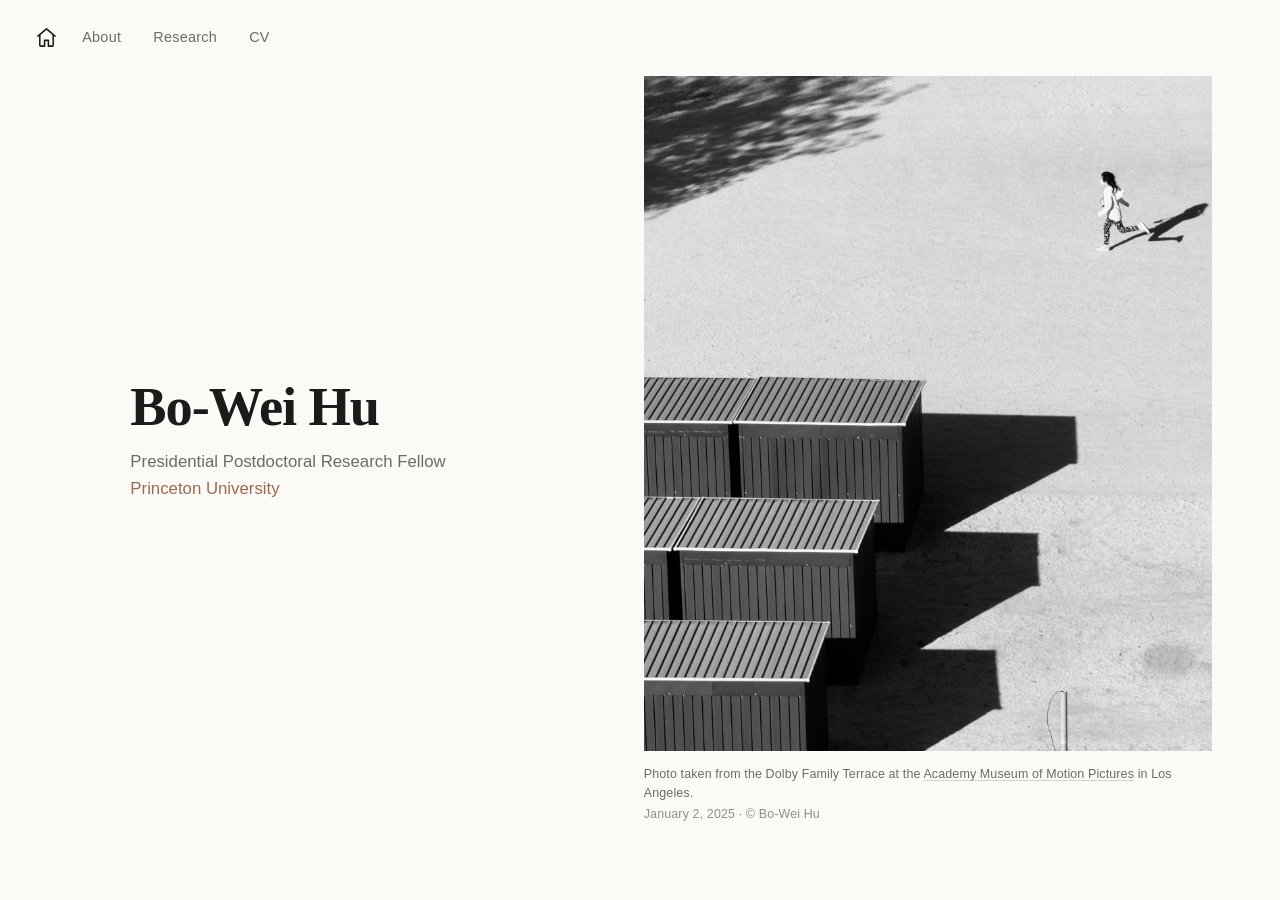
<file: site/index.html>
<!doctype html>
<html lang="en">
<head>
<meta charset="utf-8" />
<meta name="viewport" content="width=device-width, initial-scale=1" />
<title>Bo-Wei Hu</title>
<meta name="description" content="Bo-Wei Hu is an organizational sociologist studying entrepreneurial and household finance, and a Presidential Postdoctoral Research Fellow at Princeton University." />
<link rel="canonical" href="https://boweihu.com/" />
<meta property="og:type" content="website" />
<meta property="og:site_name" content="Bo-Wei Hu" />
<meta property="og:title" content="Bo-Wei Hu · Presidential Postdoctoral Research Fellow, Princeton University" />
<meta property="og:description" content="Organizational sociologist studying entrepreneurial and household finance, and a Presidential Postdoctoral Research Fellow at Princeton University." />
<meta property="og:url" content="https://boweihu.com/" />
<meta property="og:image" content="https://boweihu.com/images/share.jpg" />
<meta property="og:image:width" content="1200" />
<meta property="og:image:height" content="630" />
<meta property="og:image:alt" content="Photo taken from the Dolby Family Terrace at the Academy Museum of Motion Pictures in Los Angeles." />
<meta name="twitter:card" content="summary_large_image" />
<meta name="twitter:title" content="Bo-Wei Hu · Presidential Postdoctoral Research Fellow, Princeton University" />
<meta name="twitter:description" content="Organizational sociologist studying entrepreneurial and household finance, and a Presidential Postdoctoral Research Fellow at Princeton University." />
<meta name="twitter:image" content="https://boweihu.com/images/share.jpg" />
<meta name="twitter:image:alt" content="Photo taken from the Dolby Family Terrace at the Academy Museum of Motion Pictures in Los Angeles." />
<link rel="icon" type="image/svg+xml" href="favicon.svg" />
<link rel="stylesheet" href="styles.css" />
</head>
<body>
  <div class="page">
    <div class="home-left">
      <header class="topbar">
        <a class="brand" href="index.html" aria-label="Home" title="Home">
          <svg viewBox="0 0 24 24" fill="none" stroke="currentColor" stroke-width="1.6" stroke-linecap="round" stroke-linejoin="round">
            <path d="M3 10.5 12 3l9 7.5" />
            <path d="M5 9.5V20a1 1 0 0 0 1 1h4v-6h4v6h4a1 1 0 0 0 1-1V9.5" />
          </svg>
        </a>
        <nav class="navlinks">
          <a href="about.html">About</a>
          <a href="research.html">Research</a>
          <a href="uploads/resume.pdf" target="_blank" rel="noopener">CV</a>
        </nav>
      </header>

      <div class="hero">
        <h1 class="name">Bo-Wei Hu</h1>
        <p class="title">Presidential Postdoctoral Research Fellow<br /><span class="org">Princeton University</span></p>
      </div>
    </div>

    <div class="home-right">
      <figure>
        <img src="images/DSCF0525.jpg" alt="Photo taken from the Dolby Family Terrace at the Academy Museum of Motion Pictures in Los Angeles." />
        <figcaption class="caption">
          Photo taken from the Dolby Family Terrace at the
          <a href="https://www.academymuseum.org" target="_blank" rel="noopener">Academy Museum of Motion Pictures</a>
          in Los Angeles.
          <span class="date">January 2, 2025 &middot; &copy; Bo-Wei Hu</span>
        </figcaption>
      </figure>
    </div>
  </div>
</body>
</html>
</file>
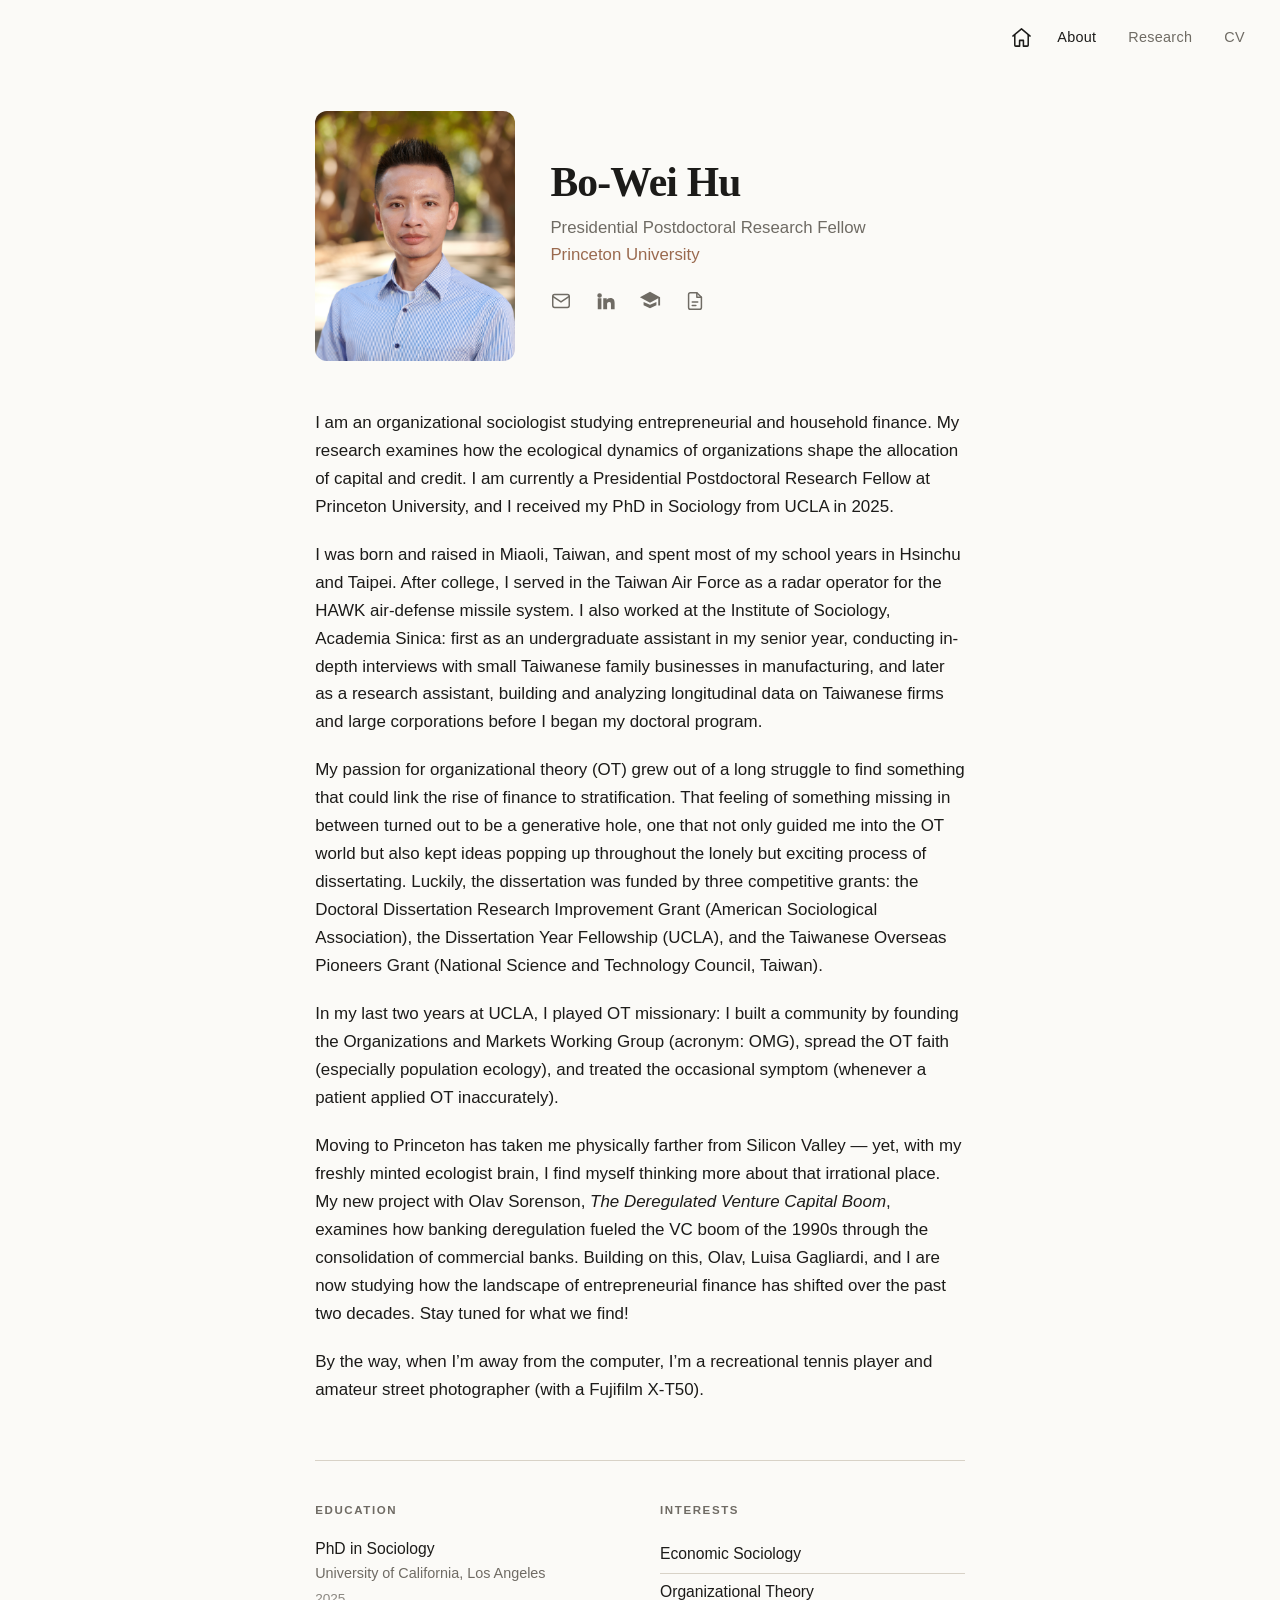
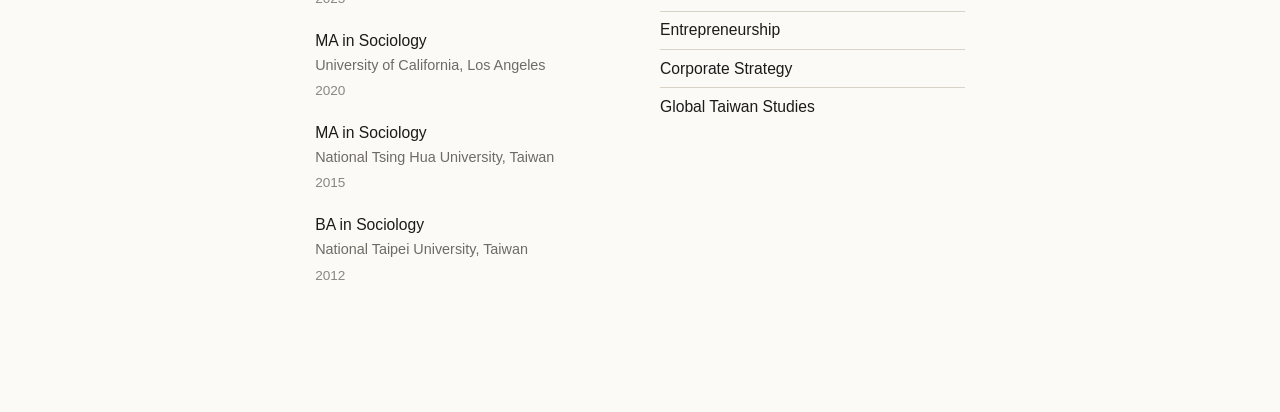
<file: site/about.html>
<!doctype html>
<html lang="en">
<head>
<meta charset="utf-8" />
<meta name="viewport" content="width=device-width, initial-scale=1" />
<title>About &middot; Bo-Wei Hu</title>
<meta name="description" content="About Bo-Wei Hu — an economic sociologist and Presidential Postdoctoral Research Fellow at Princeton University studying household and entrepreneurial finance. Background, education, and interests." />
<link rel="canonical" href="https://boweihu.com/about.html" />
<meta property="og:type" content="profile" />
<meta property="og:site_name" content="Bo-Wei Hu" />
<meta property="og:title" content="About · Bo-Wei Hu" />
<meta property="og:description" content="Economic sociologist and Presidential Postdoctoral Research Fellow at Princeton University studying household and entrepreneurial finance." />
<meta property="og:url" content="https://boweihu.com/about.html" />
<meta property="og:image" content="https://boweihu.com/images/headshot.jpg" />
<meta name="twitter:card" content="summary" />
<meta name="twitter:title" content="About · Bo-Wei Hu" />
<meta name="twitter:description" content="Economic sociologist and Presidential Postdoctoral Research Fellow at Princeton University." />
<meta name="twitter:image" content="https://boweihu.com/images/headshot.jpg" />
<link rel="icon" type="image/svg+xml" href="favicon.svg" />
<link rel="stylesheet" href="styles.css" />
</head>
<body>
  <header class="topbar">
    <a class="brand" href="index.html" aria-label="Home" title="Home">
      <svg viewBox="0 0 24 24" fill="none" stroke="currentColor" stroke-width="1.6" stroke-linecap="round" stroke-linejoin="round">
        <path d="M3 10.5 12 3l9 7.5" />
        <path d="M5 9.5V20a1 1 0 0 0 1 1h4v-6h4v6h4a1 1 0 0 0 1-1V9.5" />
      </svg>
    </a>
    <nav class="navlinks">
      <a href="about.html" class="active">About</a>
      <a href="research.html">Research</a>
      <a href="uploads/resume.pdf" target="_blank" rel="noopener">CV</a>
    </nav>
  </header>

  <main class="about-main">
    <section class="intro">
      <img class="portrait" src="images/headshot.jpg" alt="Portrait of Bo-Wei Hu" />
      <div>
        <h1 class="name">Bo-Wei Hu</h1>
        <p class="title">Presidential Postdoctoral Research Fellow<br /><span class="org">Princeton University</span></p>
        <div class="icons">
          <a href="mailto:boweihu@princeton.edu" aria-label="Email" title="Email">
            <svg viewBox="0 0 24 24" fill="none" stroke="currentColor" stroke-width="1.6" stroke-linecap="round" stroke-linejoin="round">
              <rect x="3" y="5" width="18" height="14" rx="2" />
              <path d="M3 7l9 6 9-6" />
            </svg>
          </a>
          <a href="https://www.linkedin.com/in/bo-wei-hu-348027a2/" aria-label="LinkedIn" title="LinkedIn">
            <svg viewBox="0 0 24 24" fill="currentColor">
              <path d="M4.98 3.5A2.5 2.5 0 1 0 5 8.5a2.5 2.5 0 0 0 0-5zM3 9h4v12H3zM9 9h3.8v1.7h.05c.53-.95 1.83-1.95 3.77-1.95 4.03 0 4.78 2.5 4.78 5.75V21h-4v-5.1c0-1.22-.02-2.8-1.95-2.8-1.95 0-2.25 1.35-2.25 2.7V21H9z" />
            </svg>
          </a>
          <a href="https://scholar.google.com/citations?hl=en&amp;user=0n5AYdQAAAAJ&amp;view_op=list_works&amp;sortby=pubdate" aria-label="Google Scholar" title="Google Scholar">
            <svg viewBox="0 0 24 24" fill="currentColor">
              <path d="M12 2L1 8l11 6 9-4.91V17h2V8L12 2zM5 13.18v3.5L12 20l7-3.32v-3.5L12 16l-7-2.82z" />
            </svg>
          </a>
          <a href="uploads/resume.pdf" target="_blank" rel="noopener" aria-label="CV" title="CV">
            <svg viewBox="0 0 24 24" fill="none" stroke="currentColor" stroke-width="1.6" stroke-linecap="round" stroke-linejoin="round">
              <path d="M14 3H7a2 2 0 0 0-2 2v14a2 2 0 0 0 2 2h10a2 2 0 0 0 2-2V8z" />
              <path d="M14 3v5h5" />
              <line x1="9" y1="13" x2="15" y2="13" />
              <line x1="9" y1="17" x2="13" y2="17" />
            </svg>
          </a>
        </div>
      </div>
    </section>

    <div class="prose">
      <p>
        I am an organizational sociologist studying entrepreneurial and household finance. My research
        examines how the ecological dynamics of organizations shape the allocation of capital and credit.
        I am currently a Presidential Postdoctoral Research Fellow at Princeton University, and I received
        my PhD in Sociology from UCLA in 2025.
      </p>
      <p>
        I was born and raised in Miaoli, Taiwan, and spent most of
        my school years in Hsinchu and Taipei. After college, I served in the Taiwan Air Force as a radar
        operator for the HAWK air-defense missile system. I also worked at the
        <a href="https://www.ios.sinica.edu.tw" target="_blank" rel="noopener">Institute of Sociology</a>,
        Academia Sinica: first as an undergraduate assistant in my senior year, conducting in-depth
        interviews with small Taiwanese family businesses in manufacturing, and later as a research
        assistant, building and analyzing longitudinal data on Taiwanese firms and large corporations
        before I began my doctoral program.
      </p>
      <p>
        My passion for organizational theory (OT) grew out of a long struggle to find something that could
        link the rise of finance to stratification. That feeling of something missing in between turned out
        to be a generative hole, one that not only guided me into the OT world but also kept ideas
        popping up throughout the lonely but exciting process of dissertating. Luckily, the dissertation was
        funded by three competitive grants: the Doctoral Dissertation Research Improvement Grant (American
        Sociological Association), the Dissertation Year Fellowship (UCLA), and the Taiwanese Overseas
        Pioneers Grant (National Science and Technology Council, Taiwan).
      </p>
      <p>
        In my last two years at UCLA, I played OT missionary: I built a community by founding the
        Organizations and Markets Working Group (acronym: OMG), spread the OT faith (especially population
        ecology), and treated the occasional symptom (whenever a patient applied OT inaccurately).
      </p>
      <p>
        Moving to Princeton has taken me physically farther from Silicon Valley
        &mdash; yet, with my freshly minted ecologist brain, I find myself thinking more about that irrational
        place. My new project with Olav Sorenson, <em>The Deregulated Venture Capital Boom</em>, examines
        how banking deregulation fueled the VC boom of the 1990s through the consolidation of
        commercial banks. Building on this, Olav, Luisa Gagliardi, and I are now studying how the landscape
        of entrepreneurial finance has shifted over the past two decades. Stay tuned for what we find!
      </p>
      <p>
        By the way, when I&rsquo;m away from the computer, I&rsquo;m a recreational tennis player and
        amateur street photographer (with a Fujifilm X-T50).
      </p>
    </div>

    <section class="meta">
      <div>
        <h2 class="section-label">Education</h2>
        <ul class="edu-list">
          <li>
            <span class="course">PhD in Sociology</span>
            <span class="inst">University of California, Los Angeles</span>
            <span class="year">2025</span>
          </li>
          <li>
            <span class="course">MA in Sociology</span>
            <span class="inst">University of California, Los Angeles</span>
            <span class="year">2020</span>
          </li>
          <li>
            <span class="course">MA in Sociology</span>
            <span class="inst">National Tsing Hua University, Taiwan</span>
            <span class="year">2015</span>
          </li>
          <li>
            <span class="course">BA in Sociology</span>
            <span class="inst">National Taipei University, Taiwan</span>
            <span class="year">2012</span>
          </li>
        </ul>
      </div>

      <div>
        <h2 class="section-label">Interests</h2>
        <ul class="interest-list">
          <li>Economic Sociology</li>
          <li>Organizational Theory</li>
          <li>Entrepreneurship</li>
          <li>Corporate Strategy</li>
          <li>Global Taiwan Studies</li>
        </ul>
      </div>
    </section>
  </main>
</body>
</html>
</file>
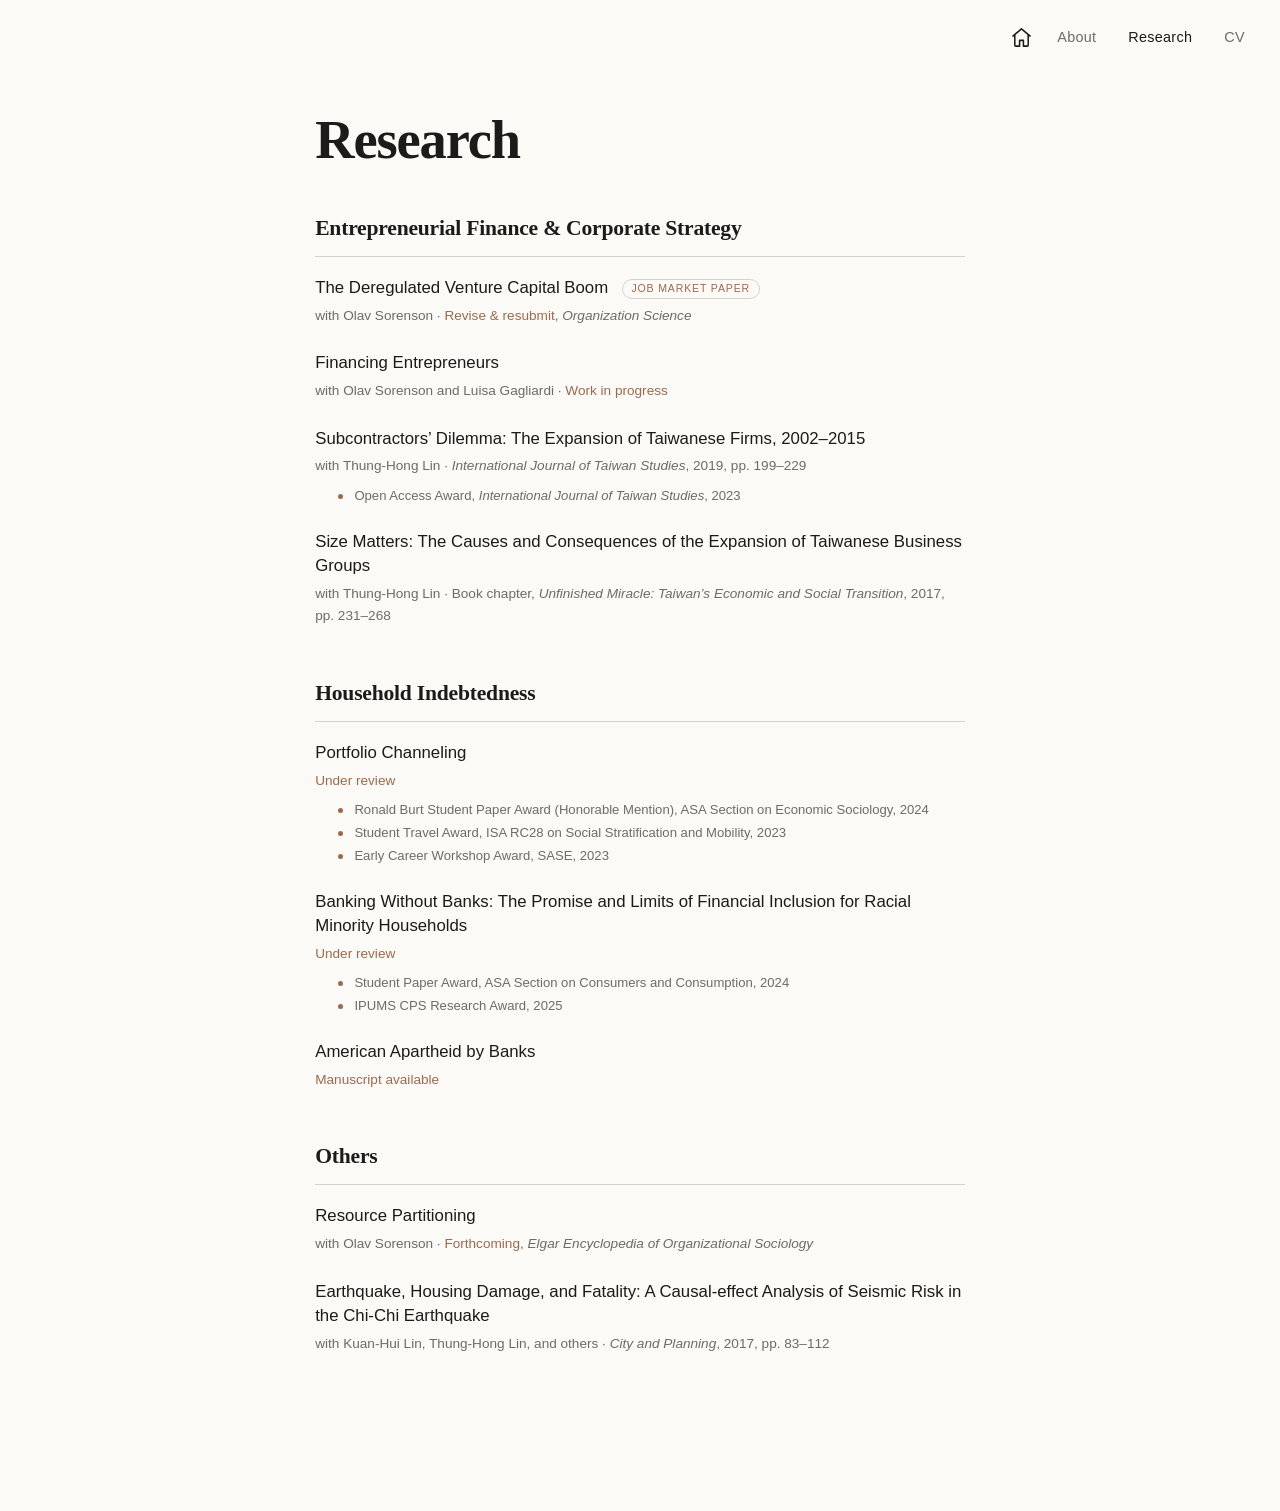
<file: site/research.html>
<!doctype html>
<html lang="en">
<head>
<meta charset="utf-8" />
<meta name="viewport" content="width=device-width, initial-scale=1" />
<title>Research &middot; Bo-Wei Hu</title>
<meta name="description" content="Research by Bo-Wei Hu on entrepreneurial finance, corporate strategy, and household indebtedness, using organizational theory and large-scale data." />
<link rel="canonical" href="https://boweihu.com/research.html" />
<meta property="og:type" content="website" />
<meta property="og:site_name" content="Bo-Wei Hu" />
<meta property="og:title" content="Research · Bo-Wei Hu" />
<meta property="og:description" content="Research on entrepreneurial finance, corporate strategy, and household indebtedness." />
<meta property="og:url" content="https://boweihu.com/research.html" />
<meta property="og:image" content="https://boweihu.com/images/headshot.jpg" />
<meta name="twitter:card" content="summary" />
<meta name="twitter:title" content="Research · Bo-Wei Hu" />
<meta name="twitter:description" content="Research on entrepreneurial finance, corporate strategy, and household indebtedness." />
<meta name="twitter:image" content="https://boweihu.com/images/headshot.jpg" />
<link rel="icon" type="image/svg+xml" href="favicon.svg" />
<link rel="stylesheet" href="styles.css" />
</head>
<body>
  <header class="topbar">
    <a class="brand" href="index.html" aria-label="Home" title="Home">
      <svg viewBox="0 0 24 24" fill="none" stroke="currentColor" stroke-width="1.6" stroke-linecap="round" stroke-linejoin="round">
        <path d="M3 10.5 12 3l9 7.5" />
        <path d="M5 9.5V20a1 1 0 0 0 1 1h4v-6h4v6h4a1 1 0 0 0 1-1V9.5" />
      </svg>
    </a>
    <nav class="navlinks">
      <a href="about.html">About</a>
      <a href="research.html" class="active">Research</a>
      <a href="uploads/resume.pdf" target="_blank" rel="noopener">CV</a>
    </nav>
  </header>

  <main class="about-main">
    <h1 class="name page-title">Research</h1>

    <section class="rgroup">
      <h2 class="rgroup-title">Entrepreneurial Finance &amp; Corporate Strategy</h2>
      <ul class="paper-list">
        <li class="paper">
          <span class="paper-title">The Deregulated Venture Capital Boom <span class="badge">Job Market Paper</span></span>
          <span class="paper-meta">with Olav Sorenson &middot; <span class="status">Revise &amp; resubmit</span>, <em>Organization Science</em></span>
        </li>
        <li class="paper">
          <span class="paper-title">Financing Entrepreneurs</span>
          <span class="paper-meta">with Olav Sorenson and Luisa Gagliardi &middot; <span class="status">Work in progress</span></span>
        </li>
        <li class="paper">
          <span class="paper-title"><a href="https://brill.com/view/journals/ijts/2/2/article-p199_199.xml?language=en" target="_blank" rel="noopener">Subcontractors&rsquo; Dilemma: The Expansion of Taiwanese Firms, 2002&ndash;2015</a></span>
          <span class="paper-meta">with Thung-Hong Lin &middot; <em>International Journal of Taiwan Studies</em>, 2019, pp. 199&ndash;229</span>
          <ul class="award-list">
            <li>Open Access Award, <em>International Journal of Taiwan Studies</em>, 2023</li>
          </ul>
        </li>
        <li class="paper">
          <span class="paper-title"><a href="https://www.ios.sinica.edu.tw/book.php?id=20" target="_blank" rel="noopener">Size Matters: The Causes and Consequences of the Expansion of Taiwanese Business Groups</a></span>
          <span class="paper-meta">with Thung-Hong Lin &middot; Book chapter, <em>Unfinished Miracle: Taiwan&rsquo;s Economic and Social Transition</em>, 2017, pp. 231&ndash;268</span>
        </li>
      </ul>
    </section>

    <section class="rgroup">
      <h2 class="rgroup-title">Household Indebtedness</h2>
      <ul class="paper-list">
        <li class="paper">
          <span class="paper-title">Portfolio Channeling</span>
          <span class="paper-meta"><span class="status">Under review</span></span>
          <ul class="award-list">
            <li>Ronald Burt Student Paper Award (Honorable Mention), ASA Section on Economic Sociology, 2024</li>
            <li>Student Travel Award, ISA RC28 on Social Stratification and Mobility, 2023</li>
            <li>Early Career Workshop Award, SASE, 2023</li>
          </ul>
        </li>
        <li class="paper">
          <span class="paper-title">Banking Without Banks: The Promise and Limits of Financial Inclusion for Racial Minority Households</span>
          <span class="paper-meta"><span class="status">Under review</span></span>
          <ul class="award-list">
            <li>Student Paper Award, ASA Section on Consumers and Consumption, 2024</li>
            <li>IPUMS CPS Research Award, 2025</li>
          </ul>
        </li>
        <li class="paper">
          <span class="paper-title">American Apartheid by Banks</span>
          <span class="paper-meta"><span class="status">Manuscript available</span></span>
        </li>
      </ul>
    </section>

    <section class="rgroup">
      <h2 class="rgroup-title">Others</h2>
      <ul class="paper-list">
        <li class="paper">
          <span class="paper-title">Resource Partitioning</span>
          <span class="paper-meta">with Olav Sorenson &middot; <span class="status">Forthcoming</span>, <em>Elgar Encyclopedia of Organizational Sociology</em></span>
        </li>
        <li class="paper">
          <span class="paper-title"><a href="https://www.airitilibrary.com/Publication/Index/10181067-201703-201704100011-201704100011-83-112" target="_blank" rel="noopener">Earthquake, Housing Damage, and Fatality: A Causal-effect Analysis of Seismic Risk in the Chi-Chi Earthquake</a></span>
          <span class="paper-meta">with Kuan-Hui Lin, Thung-Hong Lin, and others &middot; <em>City and Planning</em>, 2017, pp. 83&ndash;112</span>
        </li>
      </ul>
    </section>
  </main>
</body>
</html>
</file>
<file: site/styles.css>
:root {
  --bg: #fbfaf7;
  --ink: #1c1b19;
  --muted: #6f6b64;
  --accent: #9a6a4f;
  --rule: #d8d2c7;
}
@media (prefers-color-scheme: dark) {
  :root {
    --bg: #16150f;
    --ink: #ece7dd;
    --muted: #a49e92;
    --accent: #c99a7c;
    --rule: #2b2920;
  }
}

* { box-sizing: border-box; }
html, body { margin: 0; padding: 0; }
body {
  background: var(--bg);
  color: var(--ink);
  font-family: -apple-system, BlinkMacSystemFont, "Segoe UI", Roboto, Helvetica, Arial, sans-serif;
  line-height: 1.65;
  -webkit-font-smoothing: antialiased;
  text-rendering: optimizeLegibility;
}

a { color: inherit; }

/* ---------- Shared header ---------- */
.topbar {
  display: flex;
  align-items: center;
  justify-content: flex-end;
  gap: 1.5rem;
  padding: 1.6rem 2.2rem;
}
.brand {
  display: inline-flex;
  align-items: center;
  text-decoration: none;
  color: var(--ink);
  transition: color 0.15s ease;
}
.brand:hover { color: var(--accent); }
.brand svg { width: 23px; height: 23px; display: block; }
.navlinks { display: flex; gap: 2rem; }
.navlinks a {
  color: var(--muted);
  text-decoration: none;
  font-size: 0.9rem;
  letter-spacing: 0.02em;
  transition: color 0.15s ease;
}
.navlinks a:hover { color: var(--accent); }
.navlinks a.active { color: var(--ink); }

/* ---------- Serif display type ---------- */
.name {
  font-family: Georgia, "Times New Roman", serif;
  font-weight: 600;
  font-size: clamp(2.4rem, 4.6vw, 3.4rem);
  letter-spacing: -0.02em;
  line-height: 1.1;
  margin: 0 0 0.6rem;
}
.title { font-size: 1.05rem; color: var(--muted); margin: 0 0 2rem; }
.title .org { color: var(--accent); }
.divider { width: 40px; height: 1px; background: var(--rule); border: 0; margin: 0 0 2rem; }
.bio { font-size: 1.08rem; margin: 0 0 2.2rem; text-wrap: pretty; }

/* ---------- Social / contact icons ---------- */
.icons { display: flex; gap: 1.4rem; }
.icons a {
  color: var(--muted);
  display: inline-flex;
  transition: color 0.15s ease, transform 0.15s ease;
}
.icons a:hover { color: var(--accent); transform: translateY(-2px); }
.icons svg { width: 22px; height: 22px; display: block; }

/* =====================================================
   HOME  (index.html)
   ===================================================== */
.page {
  min-height: 100vh;
  display: grid;
  grid-template-columns: 0.9fr 1.1fr;
}
.home-left {
  display: flex;
  flex-direction: column;
  padding: 0 2.2rem 1.6rem;
}
.home-left .topbar { padding-left: 0; padding-right: 0; justify-content: flex-start; }
.hero {
  flex: 1;
  display: flex;
  flex-direction: column;
  justify-content: center;
  max-width: 440px;
  margin: 0 auto;
  padding: 4vh 0 8vh;
}
.home-right {
  position: relative;
  background: var(--bg);
  display: flex;
  align-items: center;
  justify-content: center;
  padding: 3vh 1.5rem;
  overflow: hidden;
}
.home-right figure {
  margin: 0;
  display: block;
  width: fit-content;
  max-width: 100%;
}
.home-right img {
  max-width: 100%;
  max-height: 75vh;
  object-fit: contain;
  display: block;
}
.caption {
  /* width:0 + min-width:100% locks the caption to the image's width */
  width: 0;
  min-width: 100%;
  box-sizing: border-box;
  margin: 0.85rem 0 0;
  font-size: 0.78rem;
  line-height: 1.5;
  color: var(--muted);
  letter-spacing: 0.01em;
}
.caption .date { display: block; margin-top: 0.15rem; opacity: 0.75; }
.caption a {
  color: var(--muted);
  text-decoration: underline;
  text-decoration-color: var(--rule);
  text-underline-offset: 2px;
  transition: color 0.15s ease, text-decoration-color 0.15s ease;
}
.caption a:hover { color: var(--accent); text-decoration-color: var(--accent); }

@media (max-width: 760px) {
  .page { grid-template-columns: 1fr; }
  .home-right { order: 2; min-height: 60vh; }
  .hero { padding: 6vh 0 4vh; }
}

/* =====================================================
   ABOUT  (about.html)
   ===================================================== */
.about-main {
  max-width: 720px;
  margin: 0 auto;
  padding: 2vh 2.2rem 12vh;
}
.intro {
  display: grid;
  grid-template-columns: 200px 1fr;
  gap: 2.2rem;
  align-items: center;
  margin: 2vh 0 3rem;
}
.portrait {
  width: 200px;
  height: auto;
  aspect-ratio: 1156 / 1444;
  object-fit: cover;
  border-radius: 12px;
  display: block;
}
.intro .name { font-size: clamp(2rem, 4vw, 2.6rem); margin-bottom: 0.5rem; }
.intro .title { margin-bottom: 1.3rem; }

.prose { font-size: 1.06rem; }
.prose p { margin: 0 0 1.25rem; text-wrap: pretty; }
.prose a {
  color: inherit;
  text-decoration: none;
  transition: color 0.15s ease;
}
.prose a:hover { color: var(--accent); }
.prose em { font-style: italic; }

.meta {
  display: grid;
  grid-template-columns: 1fr 1fr;
  gap: 2.5rem;
  margin-top: 3.5rem;
  padding-top: 2.5rem;
  border-top: 1px solid var(--rule);
}
.section-label {
  font-size: 0.72rem;
  text-transform: uppercase;
  letter-spacing: 0.14em;
  color: var(--muted);
  margin: 0 0 1rem;
  font-weight: 600;
}
.edu-list, .interest-list { list-style: none; margin: 0; padding: 0; }
.edu-list li { margin-bottom: 1rem; }
.edu-list .course { display: block; font-size: 0.98rem; }
.edu-list .inst { display: block; font-size: 0.9rem; color: var(--muted); }
.edu-list .year { font-size: 0.85rem; color: var(--muted); opacity: 0.8; }
.interest-list li {
  font-size: 0.98rem;
  padding: 0.35rem 0;
  border-bottom: 1px solid var(--rule);
}
.interest-list li:last-child { border-bottom: 0; }

@media (max-width: 620px) {
  .intro { grid-template-columns: 1fr; gap: 1.4rem; justify-items: start; }
  .portrait { width: 150px; }
  .meta { grid-template-columns: 1fr; gap: 2.2rem; }
}

/* =====================================================
   RESEARCH  (research.html)
   ===================================================== */
.page-title { margin: 2vh 0 2.5rem; }
.rgroup { margin-bottom: 3rem; }
.rgroup-title {
  font-family: Georgia, "Times New Roman", serif;
  font-weight: 600;
  font-size: 1.35rem;
  letter-spacing: -0.01em;
  margin: 0 0 1.2rem;
  padding-bottom: 0.6rem;
  border-bottom: 1px solid var(--rule);
}
.paper-list { list-style: none; margin: 0; padding: 0; }
.paper { margin-bottom: 1.5rem; }
.paper:last-child { margin-bottom: 0; }
.paper-title { display: block; font-size: 1.05rem; line-height: 1.45; }
.paper-title a {
  text-decoration: none;
  color: inherit;
  transition: color 0.15s ease;
}
.paper-title a:hover { color: var(--accent); }
.paper-meta { display: block; font-size: 0.85rem; color: var(--muted); margin-top: 0.28rem; }
.paper-meta .status { color: var(--accent); }
.award-list { list-style: none; margin: 0.5rem 0 0 1.4rem; padding: 0; }
.award-list li {
  position: relative;
  padding-left: 1.05rem;
  margin-top: 0.2rem;
  font-size: 0.82rem;
  line-height: 1.5;
  color: var(--muted);
}
.award-list li::before {
  content: "";
  position: absolute;
  left: 0;
  top: 0.62em;
  width: 5px;
  height: 5px;
  border-radius: 50%;
  background: var(--accent);
}
.badge {
  display: inline-block;
  font-size: 0.66rem;
  text-transform: uppercase;
  letter-spacing: 0.08em;
  color: var(--accent);
  border: 1px solid var(--rule);
  border-radius: 999px;
  padding: 0.1rem 0.55rem;
  margin-left: 0.55rem;
  vertical-align: middle;
  white-space: nowrap;
}
</file>
